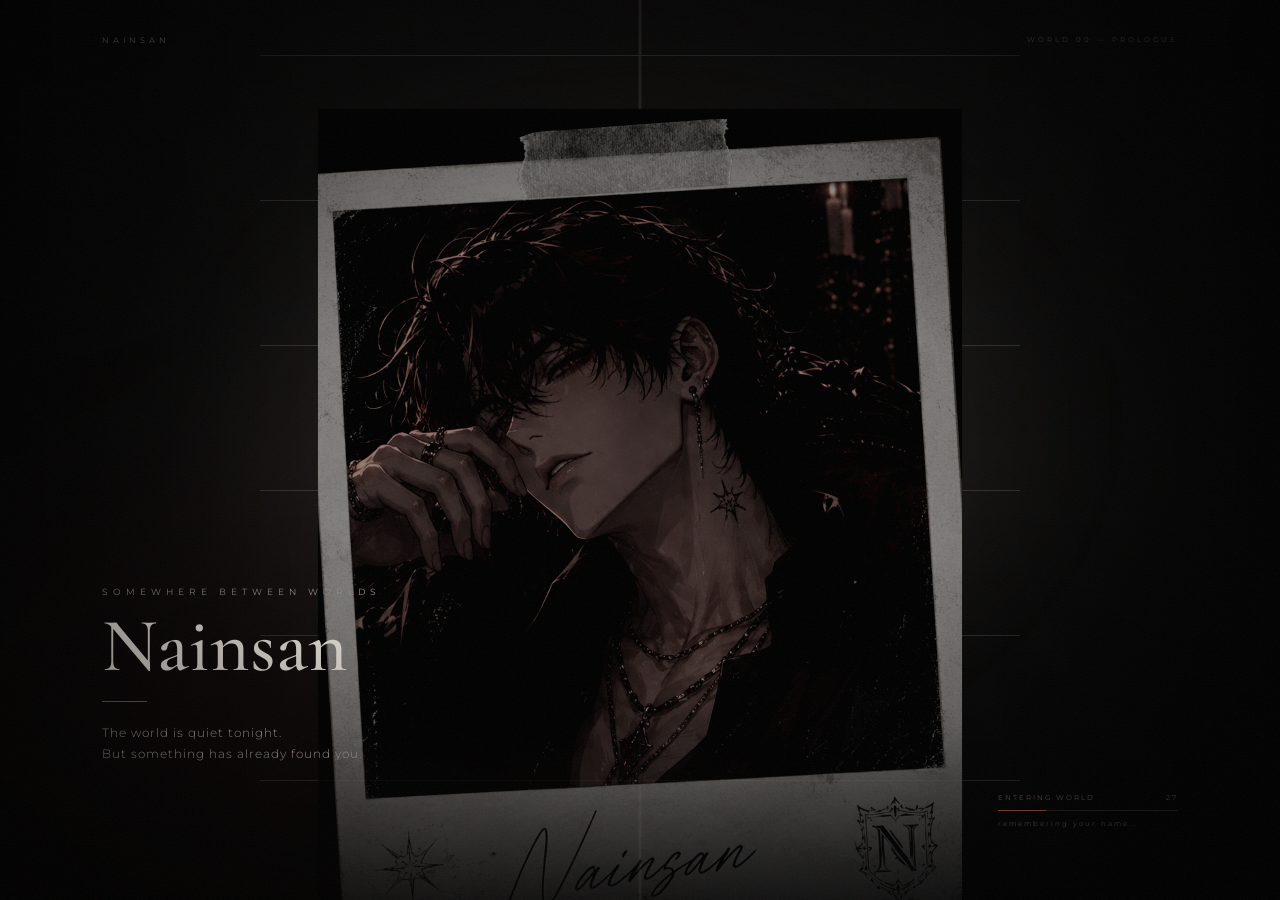
<file: index.html>
<!DOCTYPE html>
<html lang="id">

<head>
    <meta charset="UTF-8">

    <meta name="viewport" content="width=device-width, initial-scale=1.0">

    <title>Nainsan — World 00</title>

    <!-- Font -->
    <link rel="preconnect" href="https://fonts.googleapis.com">
    <link rel="preconnect" href="https://fonts.gstatic.com" crossorigin>

    <link
        href="https://fonts.googleapis.com/css2?family=Cormorant+Garamond:wght@400;500;600&family=Montserrat:wght@300;400;500&display=swap"
        rel="stylesheet"
    >

    <!-- CSS -->
    <link rel="stylesheet" href="css/style.css">
</head>

<body>

    <!-- =====================================
         LOADING / OPENING SCENE
    ====================================== -->

    <main class="scene" id="scene">

        <!-- Background -->
        <div class="room"></div>
        <div class="window"></div>
        <div class="haze"></div>

        <!-- Cahaya di belakang karakter -->
        <div class="character-light"></div>


        <!-- =================================
             CHARACTER
        ================================== -->

        <img
            src="nainvance.png"
            alt="Nainsan"
            class="character"
        >


        <!-- Partikel -->
        <div
            class="dust"
            id="dust">
        </div>


        <!-- =================================
             TOP INFORMATION
        ================================== -->

        <div class="brand">
            NAINSAN
        </div>

        <div class="chapter">
            WORLD 00 — PROLOGUE
        </div>


        <!-- =================================
             CHARACTER / STORY TEXT
        ================================== -->

        <section class="copy">

            <div class="eyebrow">
                SOMEWHERE BETWEEN WORLDS
            </div>

            <h1 class="title">
                Nainsan
            </h1>

            <div class="line"></div>

            <div class="dialogue">
                The world is quiet tonight.
                <br>
                But something has already found you.
            </div>

        </section>


        <!-- =================================
             LOADING
        ================================== -->

        <section class="loading">

            <div class="loading-top">

                <span>
                    ENTERING WORLD
                </span>

                <span id="pct">
                    00
                </span>

            </div>


            <div class="bar">

                <div
                    class="fill"
                    id="fill">
                </div>

            </div>


            <div
                class="loading-status"
                id="status">

                opening the door...

            </div>

        </section>


        <!-- Efek layar -->
        <div class="vignette"></div>
        <div class="grain"></div>


        <!-- =================================
             WELCOME SCREEN
        ================================== -->

        <section
            class="next"
            id="next">

            <div class="words">

                <h2>
                    Welcome to our world
                </h2>

                <p>
                    SELAMAT DATANG DI DUNIA LAINNYA
                </p>

            </div>

        </section>


        <!-- =================================
             SPONSOR SCREEN
        ================================== -->

        <section
            class="sponsor-screen"
            id="sponsorScreen">

            <div class="sponsor-content">

                <div class="sponsor-label">
                    SPONSORED BY
                </div>

                <div
                    class="sponsor-list"
                    id="sponsorList">
                </div>

            </div>

        </section>


        <!-- =================================
             MAIN MENU
        ================================== -->

        <section
            class="main-menu"
            id="mainMenu">

            <div class="menu-background"></div>

            <div class="menu-content">

                <div class="menu-small">
                    WELCOME TO
                </div>

                <h1>
                    NAINSAN
                </h1>

                <div class="menu-line"></div>

                <p>
                    ENTER MY WORLD
                </p>

                <nav class="menu-buttons">

                    <button data-page="world/world.html">
                        ENTER WORLD
                    </button>

                    <button data-page="https://sociabuzz.com/nainity/donate">
                        SUPPORT / DONATE
                    </button>

                    <button data-page="https://youtube.com/@jvstnine?si=hZwh7F5BYRu9DNJR">
                        YOUTUBE CHANNEL
                    </button>

                </nav>

            </div>

        </section>


        <!-- =================================
             LIGHTNING TRANSITION
        ================================== -->

        <div
            class="lightning"
            id="lightning">

            <div class="flash flash-1"></div>
            <div class="flash flash-2"></div>
            <div class="flash flash-3"></div>

        </div>


    </main>


    <!-- JavaScript -->
    <script src="js/script.js"></script>

</body>

    </html>
</file>
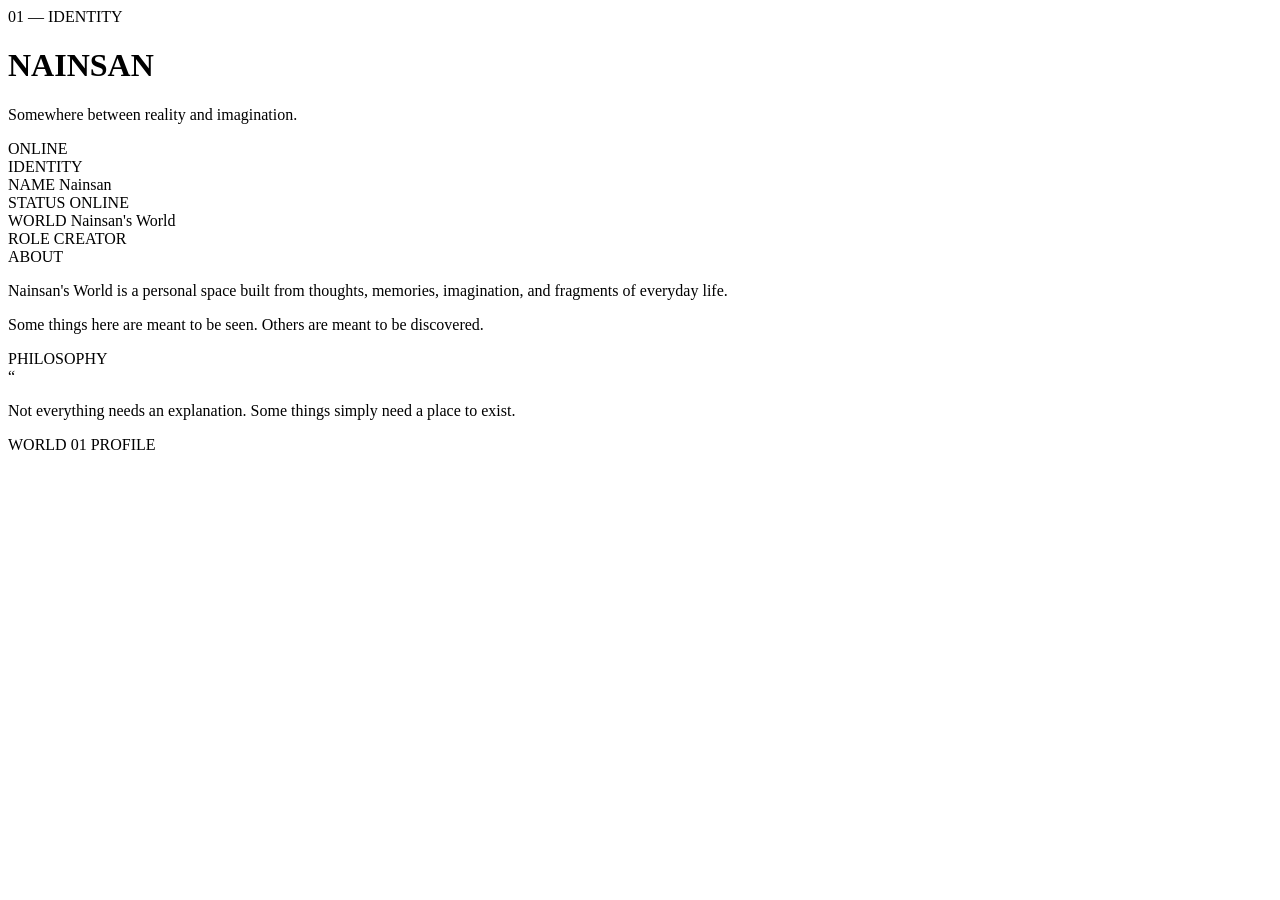
<file: assets/profile.html>
<!-- =========================================
     NAINSAN — PROFILE
     
     SECTION CONTENT ONLY
     
     File ini dimuat ke:
     #sectionBody
     
     Jangan tambahkan:
     <!DOCTYPE html>
     <html>
     <head>
     <body>
========================================= -->


<div class="profile-page">


    <!-- =====================================
         PROFILE HEADER
    ====================================== -->

    <header class="profile-header">


        <div class="profile-index">
            01 — IDENTITY
        </div>


        <div class="profile-title-wrap">

            <h1>
                NAINSAN
            </h1>

            <p>
                Somewhere between reality
                and imagination.
            </p>

        </div>


        <div class="profile-status">

            <span class="profile-status-dot"></span>

            <span>
                ONLINE
            </span>

        </div>

    </header>


    <!-- =====================================
         DIVIDER
    ====================================== -->

    <div class="profile-line"></div>


    <!-- =====================================
         IDENTITY
    ====================================== -->

    <section class="profile-section">


        <div class="profile-section-label">
            IDENTITY
        </div>


        <div class="profile-details">


            <div class="profile-row">

                <span class="profile-label">
                    NAME
                </span>

                <span class="profile-value">
                    Nainsan
                </span>

            </div>


            <div class="profile-row">

                <span class="profile-label">
                    STATUS
                </span>

                <span
                    class="profile-value profile-online"
                >
                    ONLINE
                </span>

            </div>


            <div class="profile-row">

                <span class="profile-label">
                    WORLD
                </span>

                <span class="profile-value">
                    Nainsan's World
                </span>

            </div>


            <div class="profile-row">

                <span class="profile-label">
                    ROLE
                </span>

                <span class="profile-value">
                    CREATOR
                </span>

            </div>


        </div>

    </section>


    <!-- =====================================
         ABOUT
    ====================================== -->

    <section class="profile-section profile-about">


        <div class="profile-section-label">
            ABOUT
        </div>


        <div class="profile-copy">

            <p>
                Nainsan's World is a personal
                space built from thoughts,
                memories, imagination, and
                fragments of everyday life.
            </p>


            <p>
                Some things here are meant
                to be seen. Others are meant
                to be discovered.
            </p>

        </div>

    </section>


    <!-- =====================================
         WORLD PHILOSOPHY
    ====================================== -->

    <section class="profile-section profile-philosophy">


        <div class="profile-section-label">
            PHILOSOPHY
        </div>


        <div class="profile-philosophy-content">

            <span class="profile-quote-mark">
                “
            </span>


            <p>
                Not everything needs
                an explanation.
                Some things simply
                need a place to exist.
            </p>

        </div>

    </section>


    <!-- =====================================
         FOOTER
    ====================================== -->

    <footer class="profile-footer">


        <span>
            WORLD 01
        </span>


        <span class="profile-footer-line"></span>


        <span>
            PROFILE
        </span>


    </footer>


</div>
</file>
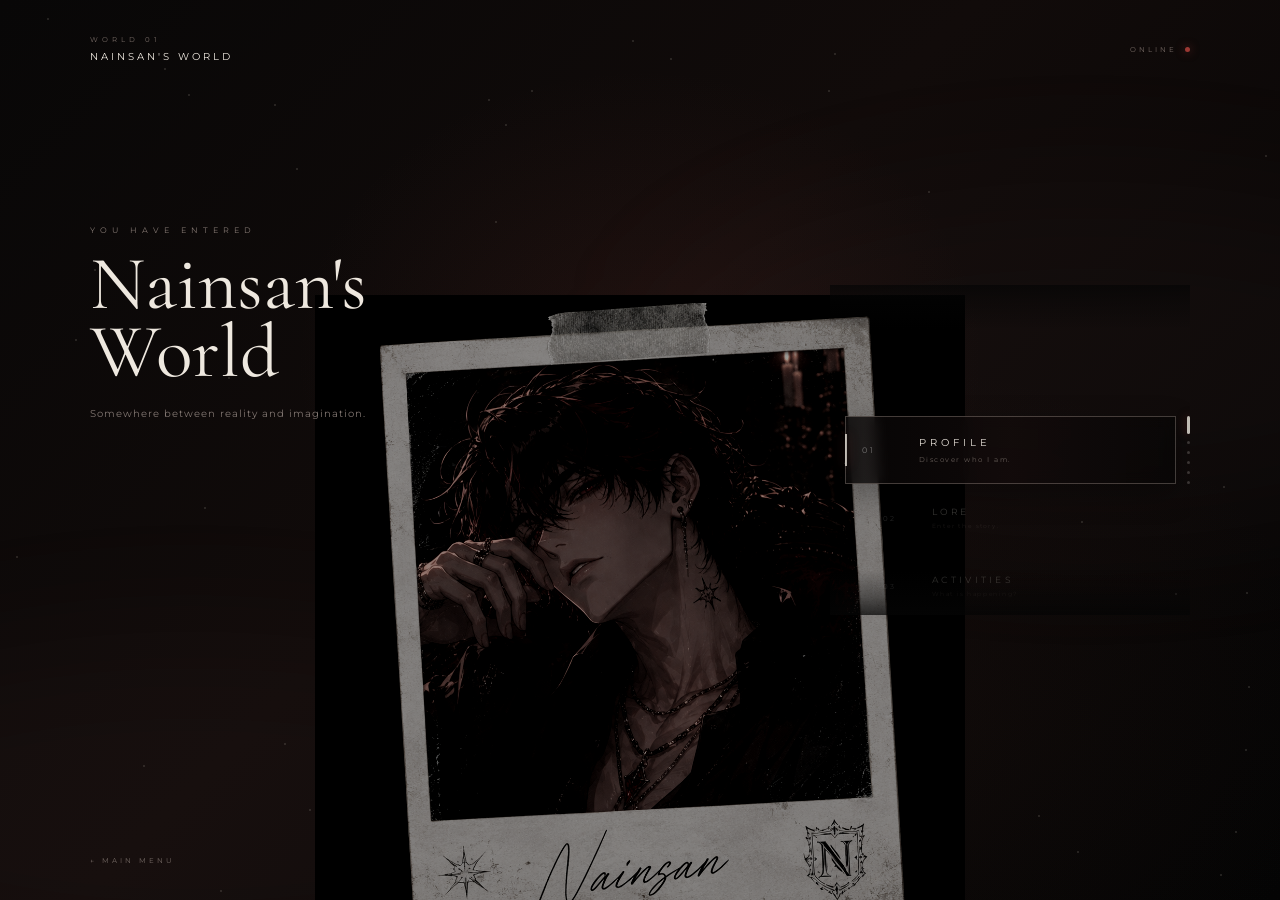
<file: world/world.html>
<!DOCTYPE html>
<html lang="id">

<head>

    <meta charset="UTF-8">

    <meta
        name="viewport"
        content="width=device-width, initial-scale=1.0"
    >

    <title>Nainsan — World</title>


    <!-- =========================================
         FONT
    ========================================== -->

    <link rel="preconnect" href="https://fonts.googleapis.com">

    <link
        rel="preconnect"
        href="https://fonts.gstatic.com"
        crossorigin
    >

    <link
        href="https://fonts.googleapis.com/css2?family=Cormorant+Garamond:wght@400;500;600&family=Montserrat:wght@300;400;500&display=swap"
        rel="stylesheet"
    >


    <!-- =========================================
         WORLD CORE CSS
    ========================================== -->

    <link
        rel="stylesheet"
        href="css/world.css"
    >

</head>


<body>


<!-- =========================================
     WORLD CORE
========================================= -->

<main
    class="world"
    id="world"
>


    <!-- =====================================
         BACKGROUND
    ====================================== -->

    <div class="background"></div>

    <div class="fog fog-one"></div>

    <div class="fog fog-two"></div>


    <!-- =====================================
         PARTICLES
    ====================================== -->

    <div
        class="particles"
        id="particles"
    ></div>


    <!-- =====================================
         TOP BAR
    ====================================== -->

    <header class="top-bar">

        <div class="world-name">

            <span>
                WORLD 01
            </span>

            <strong>
                NAINSAN'S WORLD
            </strong>

        </div>


        <div class="world-status">

            ONLINE

            <span class="status-dot"></span>

        </div>

    </header>


    <!-- =====================================
         CHARACTER
    ====================================== -->

    <section class="character-area">

        <img
            src="../nainvance.png"
            alt="Nainsan"
            class="character"
        >

        <div class="character-glow"></div>

    </section>


    <!-- =====================================
         INTRO
    ====================================== -->

    <section class="intro">

        <div class="intro-small">
            YOU HAVE ENTERED
        </div>

        <h1>
            Nainsan's World
        </h1>

        <p>
            Somewhere between reality and imagination.
        </p>

    </section>


    <!-- =====================================
         WORLD MENU
    ====================================== -->

    <nav class="world-menu">

        <div class="lock-window">

            <div
                class="lock-list"
                id="lockList"
            >

                <!-- MENU DIAMBIL DARI JS CONFIG -->

            </div>

        </div>


        <!-- =================================
             LOCK INDICATOR
        ================================== -->

        <div
            class="lock-indicator"
            id="lockIndicator"
        ></div>

    </nav>


    <!-- =====================================
         BACK TO MAIN MENU
    ====================================== -->

    <a
        href="../index.html"
        class="back-button"
    >
        ← MAIN MENU
    </a>


    <!-- =====================================
         SECTION OVERLAY
         
         ISI POPUP AKAN DIPANGGIL
         DARI /assets/
    ====================================== -->

    <div
        class="section-overlay"
        id="sectionOverlay"
    >

        <div
            class="section-popup"
            id="sectionPopup"
        >

            <button
                class="close-section"
                id="closeSection"
                aria-label="Close"
            >
                ×
            </button>


            <div
                class="section-loader"
                id="sectionLoader"
            >

                <span></span>

                <p>
                    LOADING
                </p>

            </div>


            <div
                class="section-body"
                id="sectionBody"
            ></div>

        </div>

    </div>


</main>


<!-- =========================================
     WORLD CORE JAVASCRIPT
========================================= -->

<script
    src="js/world.js"
></script>


</body>

</html>
</file>
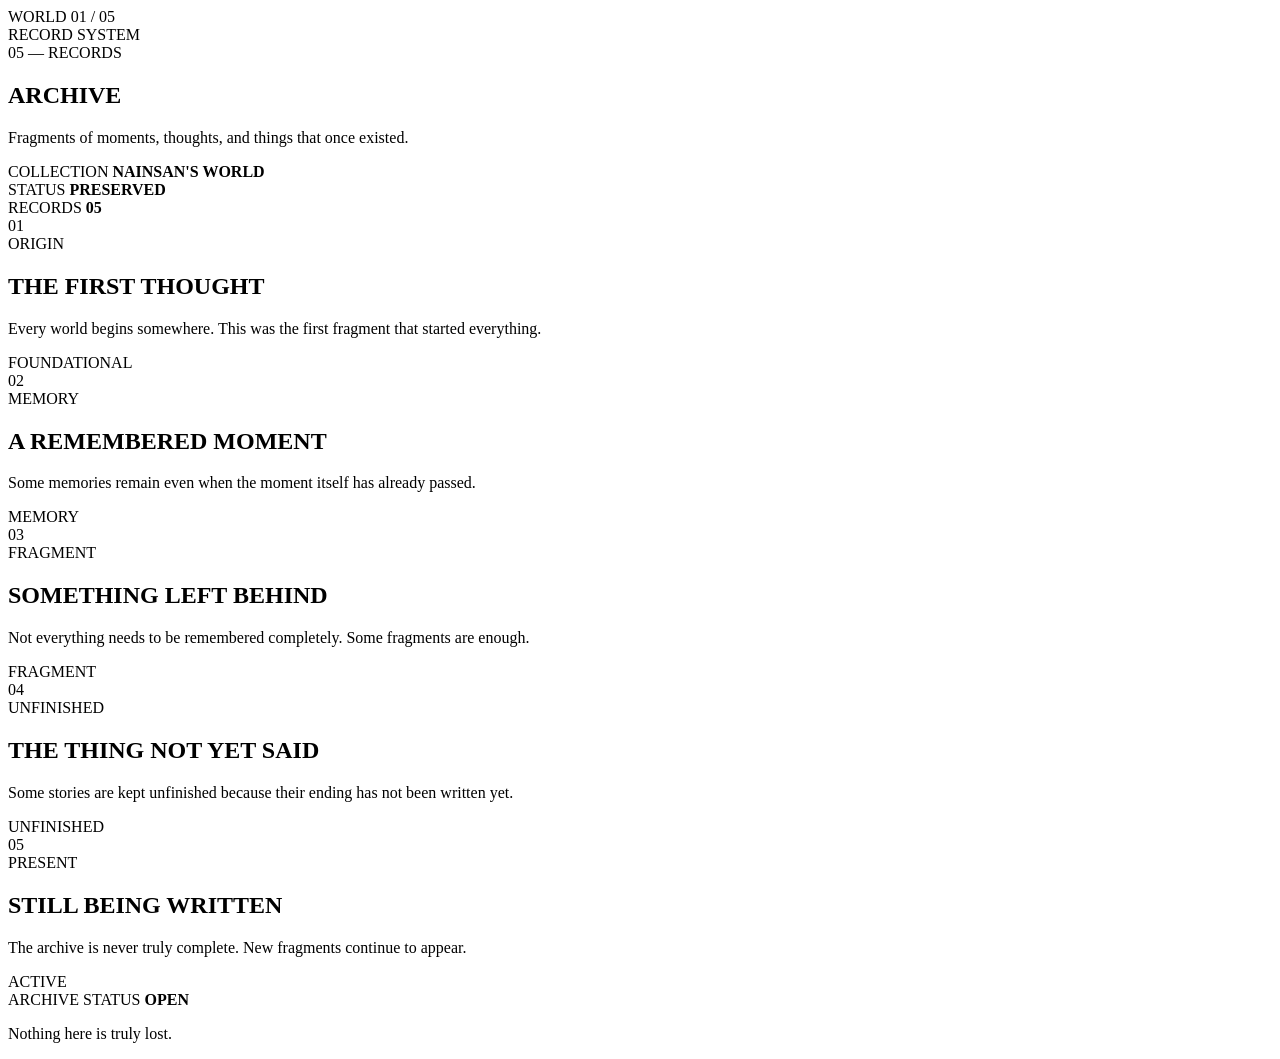
<file: assets/archive/archive.html>
<!DOCTYPE html>
<html lang="id">

<head>

    <meta charset="UTF-8">

    <meta
        name="viewport"
        content="width=device-width, initial-scale=1.0"
    >

    <title>Nainsan — Archive</title>

</head>


<body>


<!-- =========================================
     ARCHIVE PAGE
========================================= -->

<main class="archive-page">


    <!-- =====================================
         HEADER
    ====================================== -->

    <header
        class="archive-header"
        data-reveal
    >

        <div class="archive-index">

            <span>
                WORLD 01
            </span>

            <span>
                / 05
            </span>

        </div>


        <div class="archive-status">

            RECORD SYSTEM

            <i></i>

        </div>

    </header>


    <!-- =====================================
         INTRO
    ====================================== -->

    <section
        class="archive-intro"
        data-reveal
    >

        <span class="archive-label">
            05 — RECORDS
        </span>


        <h1>
            ARCHIVE
        </h1>


        <p>
            Fragments of moments,
            thoughts, and things
            that once existed.
        </p>

    </section>


    <!-- =====================================
         ARCHIVE META
    ====================================== -->

    <section
        class="archive-meta"
        data-reveal
    >

        <div>

            <span>
                COLLECTION
            </span>

            <strong>
                NAINSAN'S WORLD
            </strong>

        </div>


        <div>

            <span>
                STATUS
            </span>

            <strong class="active">
                PRESERVED
            </strong>

        </div>


        <div>

            <span>
                RECORDS
            </span>

            <strong>
                05
            </strong>

        </div>

    </section>


    <!-- =====================================
         ARCHIVE TIMELINE
    ====================================== -->

    <section
        class="archive-list"
        data-reveal
    >


        <!-- =================================
             RECORD 01
        ================================== -->

        <article
            class="archive-item"
            data-reveal
        >

            <div class="archive-marker">

                <span>
                    01
                </span>

            </div>


            <div class="archive-content">

                <div class="archive-date">
                    ORIGIN
                </div>


                <h2>
                    THE FIRST THOUGHT
                </h2>


                <p>
                    Every world begins somewhere.
                    This was the first fragment
                    that started everything.
                </p>


                <div class="archive-tag">
                    FOUNDATIONAL
                </div>

            </div>

        </article>


        <!-- =================================
             RECORD 02
        ================================== -->

        <article
            class="archive-item"
            data-reveal
        >

            <div class="archive-marker">

                <span>
                    02
                </span>

            </div>


            <div class="archive-content">

                <div class="archive-date">
                    MEMORY
                </div>


                <h2>
                    A REMEMBERED MOMENT
                </h2>


                <p>
                    Some memories remain even
                    when the moment itself
                    has already passed.
                </p>


                <div class="archive-tag">
                    MEMORY
                </div>

            </div>

        </article>


        <!-- =================================
             RECORD 03
        ================================== -->

        <article
            class="archive-item"
            data-reveal
        >

            <div class="archive-marker">

                <span>
                    03
                </span>

            </div>


            <div class="archive-content">

                <div class="archive-date">
                    FRAGMENT
                </div>


                <h2>
                    SOMETHING LEFT BEHIND
                </h2>


                <p>
                    Not everything needs to be
                    remembered completely.
                    Some fragments are enough.
                </p>


                <div class="archive-tag">
                    FRAGMENT
                </div>

            </div>

        </article>


        <!-- =================================
             RECORD 04
        ================================== -->

        <article
            class="archive-item"
            data-reveal
        >

            <div class="archive-marker">

                <span>
                    04
                </span>

            </div>


            <div class="archive-content">

                <div class="archive-date">
                    UNFINISHED
                </div>


                <h2>
                    THE THING NOT YET SAID
                </h2>


                <p>
                    Some stories are kept unfinished
                    because their ending has not
                    been written yet.
                </p>


                <div class="archive-tag">
                    UNFINISHED
                </div>

            </div>

        </article>


        <!-- =================================
             RECORD 05
        ================================== -->

        <article
            class="archive-item"
            data-reveal
        >

            <div class="archive-marker">

                <span>
                    05
                </span>

            </div>


            <div class="archive-content">

                <div class="archive-date">
                    PRESENT
                </div>


                <h2>
                    STILL BEING WRITTEN
                </h2>


                <p>
                    The archive is never truly
                    complete. New fragments
                    continue to appear.
                </p>


                <div class="archive-tag">
                    ACTIVE
                </div>

            </div>

        </article>


    </section>


    <!-- =====================================
         ARCHIVE FOOTER
    ====================================== -->

    <footer
        class="archive-footer"
        data-reveal
    >

        <div>

            <span>
                ARCHIVE STATUS
            </span>

            <strong>
                OPEN
            </strong>

        </div>


        <p>
            Nothing here is truly lost.
        </p>

    </footer>


</main>


</body>

</html>
</file>
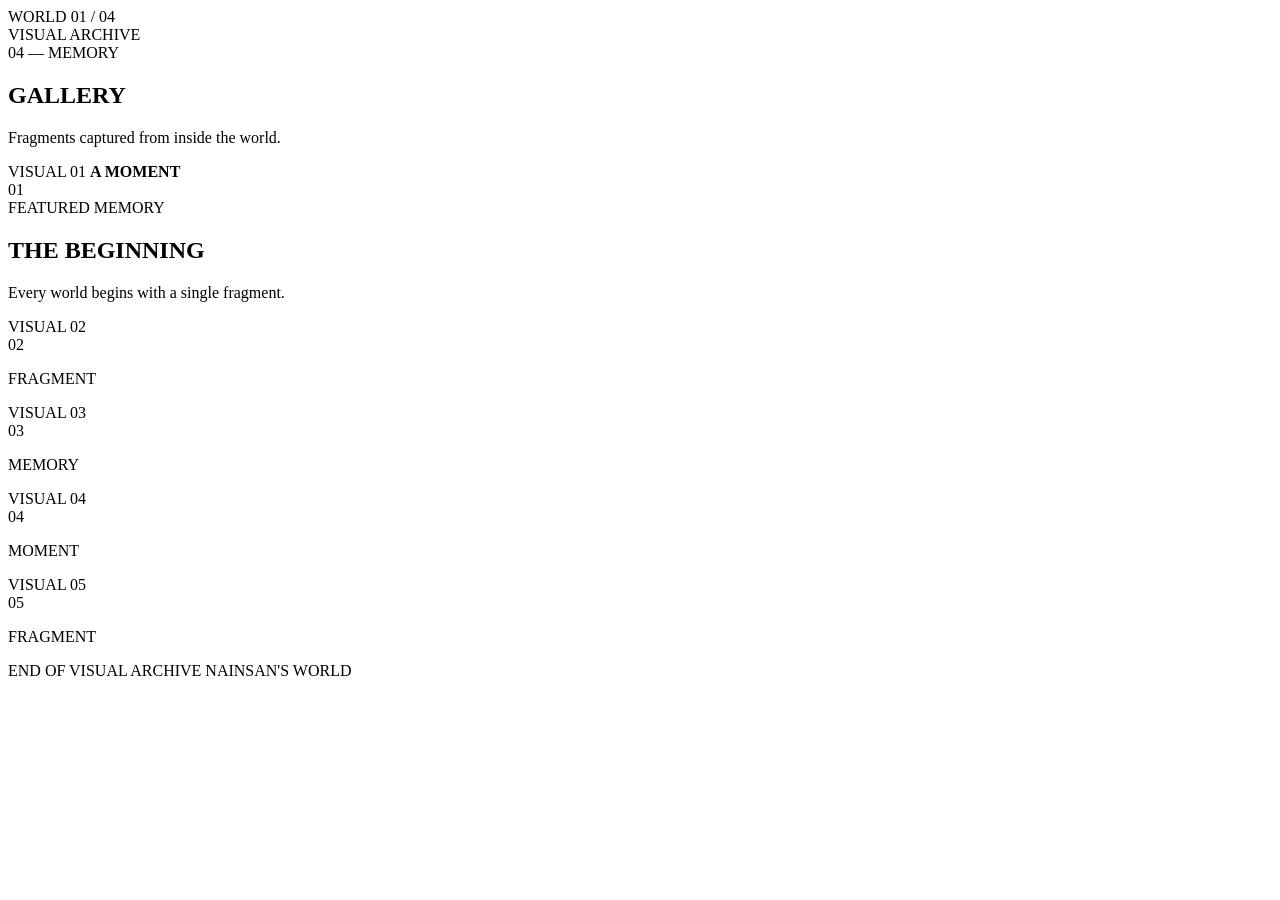
<file: assets/gallery/gallery.html>
<!DOCTYPE html>
<html lang="id">

<head>

    <meta charset="UTF-8">

    <meta
        name="viewport"
        content="width=device-width, initial-scale=1.0"
    >

    <title>Nainsan — Gallery</title>

</head>


<body>


<!-- =========================================
     GALLERY PAGE
========================================= -->

<main class="gallery-page">


    <!-- =====================================
         HEADER
    ====================================== -->

    <header
        class="gallery-header"
        data-reveal
    >

        <div class="gallery-index">

            <span>
                WORLD 01
            </span>

            <span>
                / 04
            </span>

        </div>


        <div class="gallery-status">

            VISUAL ARCHIVE

            <i></i>

        </div>

    </header>


    <!-- =====================================
         INTRO
    ====================================== -->

    <section
        class="gallery-intro"
        data-reveal
    >

        <span class="gallery-label">
            04 — MEMORY
        </span>


        <h1>
            GALLERY
        </h1>


        <p>
            Fragments captured from
            inside the world.
        </p>

    </section>


    <!-- =====================================
         FEATURE
    ====================================== -->

    <section
        class="gallery-feature"
        data-reveal
    >

        <div class="gallery-frame">

            <!--
                GANTI SRC NANTI DENGAN
                GAMBAR GALLERY LU.
            -->

            <div class="gallery-placeholder">

                <span>
                    VISUAL 01
                </span>

                <strong>
                    A MOMENT
                </strong>

            </div>


            <div class="gallery-frame-overlay"></div>


            <div class="gallery-frame-number">
                01
            </div>

        </div>


        <div class="gallery-feature-info">

            <div>

                <span>
                    FEATURED MEMORY
                </span>

                <h2>
                    THE BEGINNING
                </h2>

            </div>


            <p>
                Every world begins with
                a single fragment.
            </p>

        </div>

    </section>


    <!-- =====================================
         VISUAL GRID
    ====================================== -->

    <section
        class="gallery-grid"
        data-reveal
    >


        <!-- =================================
             ITEM 02
        ================================== -->

        <article
            class="gallery-item"
            data-reveal
        >

            <div class="gallery-image">

                <div class="gallery-placeholder">

                    <span>
                        VISUAL 02
                    </span>

                </div>

            </div>


            <div class="gallery-item-info">

                <span>
                    02
                </span>

                <p>
                    FRAGMENT
                </p>

            </div>

        </article>


        <!-- =================================
             ITEM 03
        ================================== -->

        <article
            class="gallery-item"
            data-reveal
        >

            <div class="gallery-image">

                <div class="gallery-placeholder">

                    <span>
                        VISUAL 03
                    </span>

                </div>

            </div>


            <div class="gallery-item-info">

                <span>
                    03
                </span>

                <p>
                    MEMORY
                </p>

            </div>

        </article>


        <!-- =================================
             ITEM 04
        ================================== -->

        <article
            class="gallery-item"
            data-reveal
        >

            <div class="gallery-image">

                <div class="gallery-placeholder">

                    <span>
                        VISUAL 04
                    </span>

                </div>

            </div>


            <div class="gallery-item-info">

                <span>
                    04
                </span>

                <p>
                    MOMENT
                </p>

            </div>

        </article>


        <!-- =================================
             ITEM 05
        ================================== -->

        <article
            class="gallery-item"
            data-reveal
        >

            <div class="gallery-image">

                <div class="gallery-placeholder">

                    <span>
                        VISUAL 05
                    </span>

                </div>

            </div>


            <div class="gallery-item-info">

                <span>
                    05
                </span>

                <p>
                    FRAGMENT
                </p>

            </div>

        </article>


    </section>


    <!-- =====================================
         FOOTER
    ====================================== -->

    <footer
        class="gallery-footer"
        data-reveal
    >

        <span>
            END OF VISUAL ARCHIVE
        </span>


        <span>
            NAINSAN'S WORLD
        </span>

    </footer>


</main>


</body>

</html>
</file>
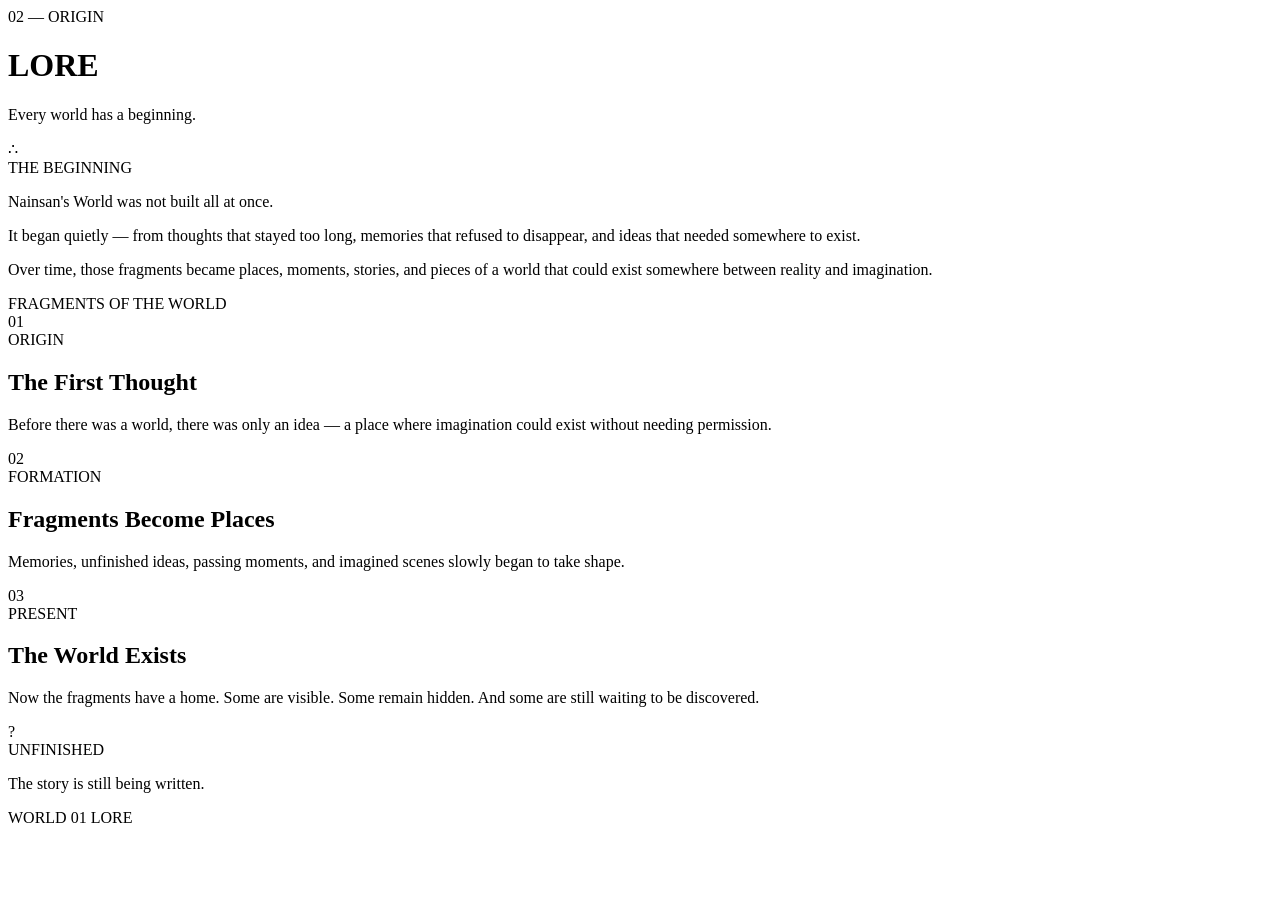
<file: assets/lore/lore.html>
<!-- =========================================
     NAINSAN — LORE

     SECTION CONTENT ONLY

     File ini dimuat oleh:
     world.js → #sectionBody

     Jangan tambahkan:
     <!DOCTYPE html>
     <html>
     <head>
     <body>
========================================= -->


<div class="lore-page">


    <!-- =====================================
         HEADER
    ====================================== -->

    <header class="lore-header">


        <div class="lore-index">
            02 — ORIGIN
        </div>


        <div class="lore-title">

            <h1>
                LORE
            </h1>

            <p>
                Every world has a beginning.
            </p>

        </div>


        <div class="lore-symbol">
            ∴
        </div>


    </header>


    <!-- =====================================
         INTRO
    ====================================== -->

    <section class="lore-intro">


        <div class="lore-section-label">
            THE BEGINNING
        </div>


        <p class="lore-lead">
            Nainsan's World was not built
            all at once.
        </p>


        <p>
            It began quietly — from thoughts
            that stayed too long, memories
            that refused to disappear, and
            ideas that needed somewhere to
            exist.
        </p>


        <p>
            Over time, those fragments became
            places, moments, stories, and
            pieces of a world that could exist
            somewhere between reality and
            imagination.
        </p>


    </section>


    <!-- =====================================
         DIVIDER
    ====================================== -->

    <div class="lore-line"></div>


    <!-- =====================================
         TIMELINE
    ====================================== -->

    <section class="lore-history">


        <div class="lore-section-label">
            FRAGMENTS OF THE WORLD
        </div>


        <div class="lore-timeline">


            <!-- =================================
                 ERA 01
            ================================== -->

            <article class="lore-event">


                <div class="lore-event-marker">

                    <span>
                        01
                    </span>

                </div>


                <div class="lore-event-content">

                    <span class="lore-event-tag">
                        ORIGIN
                    </span>

                    <h2>
                        The First Thought
                    </h2>

                    <p>
                        Before there was a world,
                        there was only an idea —
                        a place where imagination
                        could exist without needing
                        permission.
                    </p>

                </div>


            </article>


            <!-- =================================
                 ERA 02
            ================================== -->

            <article class="lore-event">


                <div class="lore-event-marker">

                    <span>
                        02
                    </span>

                </div>


                <div class="lore-event-content">

                    <span class="lore-event-tag">
                        FORMATION
                    </span>

                    <h2>
                        Fragments Become Places
                    </h2>

                    <p>
                        Memories, unfinished ideas,
                        passing moments, and imagined
                        scenes slowly began to take
                        shape.
                    </p>

                </div>


            </article>


            <!-- =================================
                 ERA 03
            ================================== -->

            <article class="lore-event">


                <div class="lore-event-marker">

                    <span>
                        03
                    </span>

                </div>


                <div class="lore-event-content">

                    <span class="lore-event-tag">
                        PRESENT
                    </span>

                    <h2>
                        The World Exists
                    </h2>

                    <p>
                        Now the fragments have a home.
                        Some are visible. Some remain
                        hidden. And some are still
                        waiting to be discovered.
                    </p>

                </div>


            </article>


        </div>


    </section>


    <!-- =====================================
         UNKNOWN NOTE
    ====================================== -->

    <section class="lore-note">


        <span class="lore-note-mark">
            ?
        </span>


        <div>

            <span class="lore-note-label">
                UNFINISHED
            </span>


            <p>
                The story is still being written.
            </p>

        </div>


    </section>


    <!-- =====================================
         FOOTER
    ====================================== -->

    <footer class="lore-footer">


        <span>
            WORLD 01
        </span>


        <span class="lore-footer-line"></span>


        <span>
            LORE
        </span>


    </footer>


</div>
</file>
<file: css/style.css>
/* =========================================
   GLOBAL
========================================= */

:root {

    /* Warna utama website */
    --background: #050505;

    --text: #eee8df;

    --muted: #a9a19a;

    --red: #9b3833;
}


/* Reset */

* {
    box-sizing: border-box;
}


html,
body {

    width: 100%;
    height: 100%;

    margin: 0;

    overflow: hidden;

    background: var(--background);

    color: var(--text);
}


/* Font */

body {

    font-family: "Montserrat", sans-serif;
}


/* =========================================
   MAIN SCENE
========================================= */

.scene {

    position: relative;

    width: 100%;
    height: 100%;

    overflow: hidden;

    background:

        radial-gradient(
            ellipse at 50% 38%,
            #26211e 0%,
            #11100f 32%,
            #070707 68%,
            #030303 100%
        );
}


/* =========================================
   BACKGROUND
========================================= */

.room {

    position: absolute;

    inset: 0;

    background:

        linear-gradient(
            90deg,
            rgba(0,0,0,.75),
            transparent 25%,
            transparent 75%,
            rgba(0,0,0,.75)
        ),

        linear-gradient(
            0deg,
            rgba(0,0,0,.72),
            transparent 45%,
            rgba(0,0,0,.3)
        );
}


/* Background window */

.window {

    position: absolute;

    left: 50%;
    top: -10%;

    transform: translateX(-50%);

    width: min(760px, 80vw);
    height: 120%;

    opacity: .18;

    background:

        linear-gradient(
            90deg,
            transparent 49.7%,
            #cfc6bc 50%,
            transparent 50.3%
        ),

        linear-gradient(
            #cfc6bc 1px,
            transparent 1px
        );

    background-size:
        100% 100%,
        100% 145px;
}


/* Kabut / cahaya */

.haze {

    position: absolute;

    inset: -20%;

    background:

        radial-gradient(
            ellipse at 50% 48%,
            rgba(185,154,134,.09),
            transparent 38%
        ),

        radial-gradient(
            ellipse at 30% 70%,
            rgba(129,47,40,.07),
            transparent 30%
        );

    filter: blur(30px);

    animation: hazeMove 7s ease-in-out infinite;
}


/* =========================================
   CHARACTER
========================================= */

.character {

    position: absolute;

    z-index: 4;

    left: 50%;

    bottom: -5%;

    width: min(620px, 74vw);

    height: min(820px, 96vh);

    object-fit: cover;

    object-position: center top;

    transform: translateX(-50%) scale(1.04);

    filter:
        brightness(.62)
        contrast(1.08)
        saturate(.72);

    opacity: 0;


    /* Animasi pertama */
    animation:

        characterReveal
        2.4s
        cubic-bezier(.18,.78,.18,1)
        1.3s
        forwards,

        characterBreathing
        5s
        ease-in-out
        3.7s
        infinite;


    /*
       Membuat bagian bawah karakter
       menghilang secara perlahan.
    */

    -webkit-mask-image:
        linear-gradient(
            to bottom,
            black 0%,
            black 72%,
            transparent 100%
        );

    mask-image:
        linear-gradient(
            to bottom,
            black 0%,
            black 72%,
            transparent 100%
        );
}


/* Cahaya belakang karakter */

.character-light {

    position: absolute;

    z-index: 3;

    left: 50%;

    bottom: 8%;

    width: min(580px, 70vw);

    height: min(650px, 75vh);

    transform: translateX(-50%);

    background:

        radial-gradient(
            ellipse,
            rgba(172,74,61,.18),
            transparent 65%
        );

    filter: blur(35px);

    opacity: 0;

    animation:

        lightAppear
        2.2s
        1.7s
        forwards,

        lightPulse
        6s
        4s
        infinite;
}


/* =========================================
   PARTICLES
========================================= */

.dust {

    position: absolute;

    inset: 0;

    z-index: 5;

    overflow: hidden;
}


.dot {

    position: absolute;

    width: 2px;
    height: 2px;

    border-radius: 50%;

    background: #d8c8bd;

    opacity: 0;

    animation:
        particleRise
        var(--duration)
        linear
        infinite;

    animation-delay: var(--delay);
}


/* =========================================
   TEXT
========================================= */

.copy {

    position: absolute;

    z-index: 8;

    left: 8vw;

    bottom: 15vh;

    width: min(440px, 72vw);

    opacity: 0;

    animation:
        textAppear
        1.5s
        ease
        2.8s
        forwards;
}


/* Text kecil */

.eyebrow {

    font-size: 9px;

    letter-spacing: 5px;

    color: #9d8d85;

    margin-bottom: 15px;
}


/* Nama */

.title {

    margin: 0;

    font-family:
        "Cormorant Garamond",
        serif;

    font-size:
        clamp(42px, 7vw, 76px);

    line-height: .9;

    font-weight: 500;
}


/* Garis */

.line {

    width: 45px;

    height: 1px;

    background: #b34b42;

    margin: 20px 0;
}


/* Dialog */

.dialogue {

    color: #c5bbb4;

    font-size: 12px;

    font-weight: 300;

    line-height: 1.8;

    letter-spacing: 1px;
}


/* =========================================
   LOADING
========================================= */

.loading {

    position: absolute;

    z-index: 9;

    right: 8vw;

    bottom: 8vh;

    width: 180px;

    opacity: 0;

    animation:
        textAppear
        1.2s
        ease
        3s
        forwards;
}


/* Bar information */

.loading-top {

    display: flex;

    justify-content: space-between;

    color: #786c67;

    font-size: 7px;

    letter-spacing: 2px;

    margin-bottom: 8px;
}


/* Loading bar */

.bar {

    height: 1px;

    background: #332b28;
}


/* Isi loading bar */

.fill {

    height: 100%;

    width: 0%;

    background: #c15a4f;

    transition: width .1s;
}


/* Status */

.loading-status {

    margin-top: 8px;

    color: #6e625e;

    font-size: 7px;

    letter-spacing: 2px;
}


/* =========================================
   SPONSOR - LOADING SCREEN
========================================= */

.sponsor-credit {

    margin-top: 18px;

    text-align: left;

    opacity: 0;

    animation:
        sponsorAppear
        1s
        ease
        4s
        forwards;
}


/* Tulisan SPONSORED BY */

.sponsor-label {

    color: #635b57;

    font-size: 6px;

    letter-spacing: 3px;

    margin-bottom: 6px;
}


/* Nama sponsor */

.sponsor-name {

    color: #9c918b;

    font-size: 8px;

    letter-spacing: 2px;

    text-transform: uppercase;
}


/* =========================================
   TOP TEXT
========================================= */

.brand {

    position: absolute;

    z-index: 10;

    top: 35px;

    left: 8vw;

    color: #9c918b;

    font-size: 8px;

    letter-spacing: 4px;

    opacity: 0;

    animation:
        fadeIn
        1s
        2.4s
        forwards;
}


.chapter {

    position: absolute;

    z-index: 10;

    top: 35px;

    right: 8vw;

    color: #635b57;

    font-size: 7px;

    letter-spacing: 3px;

    opacity: 0;

    animation:
        fadeIn
        1s
        2.6s
        forwards;
}


/* =========================================
   VIGNETTE
========================================= */

.vignette {

    position: absolute;

    inset: 0;

    z-index: 20;

    pointer-events: none;

    background:

        radial-gradient(
            ellipse at center,
            transparent 35%,
            rgba(0,0,0,.78) 100%
        );
}


/* =========================================
   GRAIN
========================================= */

.grain {

    position: absolute;

    inset: -30%;

    z-index: 21;

    pointer-events: none;

    opacity: .045;

    background-image:
        url(
            "data:image/svg+xml,%3Csvg xmlns='http://www.w3.org/2000/svg' width='160' height='160'%3E%3Cfilter id='n'%3E%3CfeTurbulence type='fractalNoise' baseFrequency='.75' numOctaves='3'/%3E%3C/filter%3E%3Crect width='100%25' height='100%25' filter='url(%23n)'/%3E%3C/svg%3E"
        );

    animation:
        grainMove
        .2s
        steps(2)
        infinite;
}


/* =========================================
   WELCOME SCREEN
========================================= */

.next {

    position: absolute;

    inset: 0;

    z-index: 40;

    display: grid;

    place-items: center;

    background: #050505;

    opacity: 0;

    pointer-events: none;
}


.next.show {

    animation:
        welcomeAppear
        1.6s
        ease
        forwards;
}


.words {

    text-align: center;
}


.words h2 {

    margin: 0;

    font-family:
        "Cormorant Garamond",
        serif;

    font-size:
        clamp(36px, 6vw, 68px);

    font-weight: 400;

    letter-spacing: 2px;
}


.words p {

    margin-top: 15px;

    color: #8e827c;

    font-size: 9px;

    letter-spacing: 4px;
}


/* =========================================
   ANIMATIONS
========================================= */


/* Karakter muncul */

@keyframes characterReveal {

    0% {

        opacity: 0;

        transform:
            translateX(-50%)
            scale(1.12);

        filter:
            brightness(.1)
            contrast(1.3)
            saturate(.2);
    }

    45% {
        opacity: 1;
    }

    100% {

        opacity: 1;

        transform:
            translateX(-50%)
            scale(1.04);

        filter:
            brightness(.62)
            contrast(1.08)
            saturate(.72);
    }
}


/* Gerakan karakter */

@keyframes characterBreathing {

    0%,
    100% {

        transform:
            translateX(-50%)
            scale(1.04);
    }

    50% {

        transform:
            translateX(-50%)
            translateY(-7px)
            scale(1.045);
    }
}


/* Cahaya */

@keyframes lightAppear {

    to {
        opacity: 1;
    }
}


@keyframes lightPulse {

    50% {
        opacity: .62;
    }
}


/* Kabut */

@keyframes hazeMove {

    50% {

        transform:
            translateX(2%)
            scale(1.04);

        opacity: .8;
    }
}


/* Text */

@keyframes textAppear {

    from {

        opacity: 0;

        transform:
            translateY(14px);
    }

    to {

        opacity: 1;

        transform:
            translateY(0);
    }
}


/* Partikel */

@keyframes particleRise {

    0% {

        transform:
            translateY(20vh);

        opacity: 0;
    }

    15% {
        opacity: .35;
    }

    80% {
        opacity: .15;
    }

    100% {

        transform:
            translateY(-110vh)
            translateX(var(--x));

        opacity: 0;
    }
}


/* Grain */

@keyframes grainMove {

    0% {
        transform: translate(0,0);
    }

    25% {
        transform: translate(2%,-1%);
    }

    50% {
        transform: translate(-1%,2%);
    }

    75% {
        transform: translate(1%,1%);
    }

    100% {
        transform: translate(-2%,-2%);
    }
}


/* Fade */

@keyframes fadeIn {

    to {
        opacity: 1;
    }
}


/* Welcome */

@keyframes welcomeAppear {

    from {
        opacity: 0;
    }

    to {
        opacity: 1;
    }
}


/* Sponsor */

@keyframes sponsorAppear {

    from {

        opacity: 0;

        transform:
            translateY(5px);

    }

    to {

        opacity: .9;

        transform:
            translateY(0);

    }

}


/* =========================================
   MOBILE
========================================= */

@media(max-width:700px) {

    .character {

        width: 100vw;

        height: 78vh;

        bottom: 4%;
    }


    .copy {

        left: 7vw;

        bottom: 12vh;

        text-shadow:
            0 2px 12px #000;
    }


    .loading {

        right: 7vw;

        bottom: 5vh;
    }


    .brand,
    .chapter {

        top: 22px;
    }


    .sponsor-credit {

        margin-top: 15px;

    }

    .sponsor-label {

        font-size: 5px;

        letter-spacing: 2.5px;

    }

    .sponsor-name {

        font-size: 7px;

        letter-spacing: 1.5px;

    }
}


/* =========================================
   MAIN MENU
========================================= */

.main-menu {

    position: fixed;

    inset: 0;

    z-index: 50;

    display: flex;

    align-items: center;

    justify-content: center;

    background: #050505;

    opacity: 0;

    visibility: hidden;

    transform: scale(1.04);

}


/*
   Background main menu
*/

.menu-background {

    position: absolute;

    inset: 0;

    background:

        radial-gradient(
            ellipse at center,
            rgba(120,40,35,.16),
            transparent 50%
        ),

        linear-gradient(
            135deg,
            #080707,
            #120b0a,
            #050505
        );
}


/*
   Isi menu
*/

.menu-content {

    position: relative;

    z-index: 2;

    text-align: center;

    transform: translateY(20px);

    opacity: 0;
}


/*
   Tulisan kecil
*/

.menu-small {

    font-size: 9px;

    letter-spacing: 7px;

    color: #8e817c;

    margin-bottom: 18px;
}


/*
   Nama utama
*/

.menu-content h1 {

    margin: 0;

    font-family:
        "Cormorant Garamond",
        serif;

    font-size:
        clamp(60px, 10vw, 120px);

    font-weight: 500;

    letter-spacing: 8px;

    color: #eee8df;
}


/*
   Garis
*/

.menu-line {

    width: 50px;

    height: 1px;

    margin: 25px auto;

    background: #a94840;
}


/*
   Subtitle
*/

.menu-content p {

    margin: 0 0 40px;

    font-size: 9px;

    letter-spacing: 5px;

    color: #82736d;
}


/* =========================================
   BUTTON
========================================= */

.menu-buttons {

    display: flex;

    flex-direction: column;

    align-items: center;

    gap: 13px;
}


.menu-buttons button {

    position: relative;

    width: 230px;

    padding: 13px 20px;

    border: 1px solid rgba(180,120,110,.2);

    background: rgba(255,255,255,.015);

    color: #b9aaa4;

    font-family: "Montserrat", sans-serif;

    font-size: 8px;

    letter-spacing: 4px;

    cursor: pointer;

    transition:
        .3s ease;
}


/*
   Garis kecil di kiri
*/

.menu-buttons button::before {

    content: "";

    position: absolute;

    left: 0;

    top: 0;

    width: 0;

    height: 100%;

    background: #9b3833;

    transition: .3s ease;
}


/*
   Hover
*/

.menu-buttons button:hover {

    color: #fff;

    border-color:
        rgba(180,80,70,.7);

    background:
        rgba(150,50,45,.08);

    transform:
        translateX(5px);
}


.menu-buttons button:hover::before {

    width: 3px;
}


/* =========================================
   MAIN MENU ACTIVE
========================================= */

.main-menu.show {

    visibility: visible;

    animation:
        menuAppear
        1.4s
        cubic-bezier(.2,.8,.2,1)
        forwards;
}


.main-menu.show .menu-content {

    animation:
        menuContentAppear
        1.2s
        .35s
        ease
        forwards;
}


/* =========================================
   LIGHTNING
========================================= */

.lightning {

    position: fixed;

    inset: 0;

    z-index: 100;

    pointer-events: none;

    visibility: hidden;

    opacity: 0;
}


/*
   Flash utama
*/

.flash {

    position: absolute;

    inset: 0;

    background: #fff;

    opacity: 0;
}


/*
   Lightning active
*/

.lightning.active {

    visibility: visible;

    animation:
        lightningFlash
        1.15s
        ease
        forwards;
}


/*
   Flash pertama
*/

.lightning.active .flash-1 {

    animation:
        flashOne
        .75s
        ease
        forwards;
}


/*
   Flash kedua
*/

.lightning.active .flash-2 {

    animation:
        flashTwo
        .75s
        .12s
        ease
        forwards;
}


/*
   Flash ketiga
*/

.lightning.active .flash-3 {

    animation:
        flashThree
        .8s
        .27s
        ease
        forwards;
}


/* =========================================
   ANIMATION
========================================= */

@keyframes lightningFlash {

    0% {
        opacity: 0;
    }

    30% {
        opacity: 1;
    }

    55% {
        opacity: .2;
    }

    70% {
        opacity: .9;
    }

    100% {
        opacity: 0;
    }
}


@keyframes flashOne {

    0% {
        opacity: 0;
    }

    35% {
        opacity: .95;
    }

    45% {
        opacity: 0;
    }

    100% {
        opacity: 0;
    }
}


@keyframes flashTwo {

    0% {
        opacity: 0;
    }

    20% {
        opacity: .7;
    }

    30% {
        opacity: 0;
    }

    100% {
        opacity: 0;
    }
}


@keyframes flashThree {

    0% {
        opacity: 0;
    }

    15% {
        opacity: .9;
    }

    25% {
        opacity: 0;
    }

    100% {
        opacity: 0;
    }
}


@keyframes menuAppear {

    0% {

        opacity: 0;

        transform:
            scale(1.08);
    }

    100% {

        opacity: 1;

        transform:
            scale(1);
    }
}


@keyframes menuContentAppear {

    from {

        opacity: 0;

        transform:
            translateY(25px);
    }

    to {

        opacity: 1;

        transform:
            translateY(0);
    }
}

.sponsor-credit {
    display: block !important;

    margin-top: 18px;

    opacity: 1 !important;

    visibility: visible !important;

    position: relative;

    z-index: 30;
}

.sponsor-label {
    color: #635b57;

    font-size: 6px;

    letter-spacing: 3px;

    margin-bottom: 6px;
}

.sponsor-name {
    color: #9c918b;

    font-size: 8px;

    letter-spacing: 2px;

    text-transform: uppercase;
}

@media (max-width: 700px) {

    .sponsor-credit {
        margin-top: 15px;
    }

    .sponsor-label {
        font-size: 5px;
    }

    .sponsor-name {
        font-size: 7px;
    }

}

/* =========================================
   SPONSOR SCREEN
========================================= */

.sponsor-screen {

    position: fixed;

    inset: 0;

    z-index: 45;

    display: flex;

    align-items: center;

    justify-content: center;

    background: #050505;

    opacity: 0;

    visibility: hidden;

    pointer-events: none;
}


/* Sponsor screen aktif */

.sponsor-screen.show {

    visibility: visible;

    animation:
        sponsorScreenAppear
        1.3s
        ease
        forwards;
}


/* Isi sponsor */

.sponsor-content {

    text-align: center;

    width: min(600px, 85vw);

    transform: translateY(20px);

    opacity: 0;
}


/* Animasi isi */

.sponsor-screen.show .sponsor-content {

    animation:
        sponsorContentAppear
        1s
        .25s
        ease
        forwards;
}


/* Tulisan SPONSORED BY */

.sponsor-label {

    font-size: 8px;

    letter-spacing: 6px;

    color: #81746e;

    margin-bottom: 30px;
}


/* Tempat daftar sponsor */

.sponsor-list {

    display: flex;

    flex-direction: column;

    align-items: center;

    gap: 18px;
}


/* Nama sponsor */

.sponsor-item {

    font-family:
        "Cormorant Garamond",
        serif;

    font-size:
        clamp(25px, 5vw, 42px);

    font-weight: 400;

    letter-spacing: 3px;

    color: #eee8df;

    opacity: 0;

    transform: translateY(15px);
}


/* Sponsor yang sedang tampil */

.sponsor-item.active {

    animation:
        sponsorItemAppear
        1s
        ease
        forwards;
}


/* Sponsor screen keluar */

.sponsor-screen.hide {

    animation:
        sponsorScreenHide
        1s
        ease
        forwards;
}


/* =========================================
   SPONSOR ANIMATION
========================================= */

@keyframes sponsorScreenAppear {

    from {

        opacity: 0;

    }

    to {

        opacity: 1;

    }

}


@keyframes sponsorContentAppear {

    from {

        opacity: 0;

        transform:
            translateY(20px);

    }

    to {

        opacity: 1;

        transform:
            translateY(0);

    }

}


@keyframes sponsorItemAppear {

    from {

        opacity: 0;

        transform:
            translateY(15px);

    }

    to {

        opacity: 1;

        transform:
            translateY(0);

    }

}


@keyframes sponsorScreenHide {

    from {

        opacity: 1;

    }

    to {

        opacity: 0;

    }

}


/* =========================================
   MOBILE
========================================= */

@media (max-width: 700px) {

    .sponsor-label {

        font-size: 7px;

        letter-spacing: 4px;

        margin-bottom: 25px;

    }


    .sponsor-list {

        gap: 14px;

    }


    .sponsor-item {

        letter-spacing: 2px;

    }

}
.sponsor-image {
    width: min(260px, 65vw);
    max-height: 100px;

    object-fit: contain;

    display: block;

    margin: 0 auto 12px;
}

.sponsor-item-name {
    font-size: 8px;
    letter-spacing: 3px;

    color: #a9a19a;

    text-transform: uppercase;
}
</file>
<file: world/css/world.css>
/* =========================================
   NAINSAN — WORLD.CSS

   STRUKTUR:

   01. CORE
   02. BACKGROUND
   03. PARTICLES
   04. TOP BAR
   05. CHARACTER
   06. INTRO
   07. WORLD MENU
   08. LOCK
   09. OVERLAY
   10. RESPONSIVE

   BAGIAN PALING BAWAH:
   CUSTOM / CONFIG

   Kalau mau mengubah konsep,
   tambahkan di bagian bawah.
========================================= */


/* =========================================
   01. GLOBAL CORE
========================================= */

:root {

    --background: #050505;

    --text: #eee8df;

    --muted: #8d817b;

    --red: #9b3833;

    --gold: #e6c56f;

    --line:
        rgba(220, 200, 190, .15);

}


* {

    box-sizing: border-box;

    margin: 0;

    padding: 0;

}


html,
body {

    width: 100%;

    min-height: 100%;

    background:
        var(--background);

    color:
        var(--text);

    font-family:
        "Montserrat",
        sans-serif;

}


body {

    overflow-x: hidden;

}


/* =========================================
   02. WORLD
========================================= */

.world {

    position: relative;

    min-height: 100vh;

    overflow: hidden;

    background:
        #050505;

}


/* =========================================
   BACKGROUND
========================================= */

.background {

    position: absolute;

    inset: 0;

    z-index: 0;

    background:

        radial-gradient(
            ellipse at 50% 40%,
            rgba(120, 55, 48, .15),
            transparent 38%
        ),

        radial-gradient(
            ellipse at 70% 80%,
            rgba(90, 50, 40, .09),
            transparent 35%
        ),

        linear-gradient(
            135deg,
            #080707,
            #110b0a 45%,
            #040404
        );

}


/* =========================================
   FOG
========================================= */

.fog {

    position: absolute;

    z-index: 1;

    width: 70vw;

    height: 40vh;

    border-radius: 50%;

    background:
        rgba(180, 150, 140, .035);

    filter:
        blur(70px);

    pointer-events: none;

}


.fog-one {

    left: -20%;

    bottom: -10%;

    animation:
        fogMoveOne
        12s
        ease-in-out
        infinite;

}


.fog-two {

    right: -20%;

    top: 20%;

    animation:
        fogMoveTwo
        15s
        ease-in-out
        infinite;

}


/* =========================================
   03. PARTICLES
========================================= */

.particles {

    position: absolute;

    inset: 0;

    z-index: 2;

    pointer-events: none;

}


.particle {

    position: absolute;

    width: 2px;

    height: 2px;

    border-radius: 50%;

    background:
        #cfc1b9;

    opacity: .2;

    animation:
        particleFloat
        var(--duration)
        linear
        infinite;

    animation-delay:
        var(--delay);

}


/* =========================================
   04. TOP BAR
========================================= */

.top-bar {

    position: absolute;

    top: 35px;

    left: 7vw;

    right: 7vw;

    z-index: 10;

    display: flex;

    justify-content:
        space-between;

    align-items:
        center;

}


.world-name {

    display: flex;

    flex-direction: column;

    gap: 6px;

}


.world-name span {

    font-size: 7px;

    letter-spacing: 4px;

    color:
        #766a65;

}


.world-name strong {

    font-size: 10px;

    letter-spacing: 3px;

    font-weight: 400;

}


.world-status {

    display: flex;

    align-items: center;

    gap: 8px;

    font-size: 7px;

    letter-spacing: 3px;

    color:
        #766a65;

}


.status-dot {

    width: 5px;

    height: 5px;

    border-radius: 50%;

    background:
        var(--red);

    box-shadow:
        0 0 10px
        rgba(155, 56, 51, .7);

    animation:
        statusPulse
        2s
        infinite;

}


/* =========================================
   05. CHARACTER
========================================= */

.character-area {

    position: absolute;

    z-index: 4;

    left: 50%;

    bottom: -5%;

    transform:
        translateX(-50%);

    width:
        min(650px, 75vw);

    height: 85vh;

    display: flex;

    justify-content: center;

    align-items: flex-end;

}


.character {

    position: relative;

    z-index: 2;

    width: 100%;

    height: 100%;

    object-fit: contain;

    object-position:
        center bottom;

    filter:
        brightness(.62)
        contrast(1.08)
        saturate(.75);

    opacity: 0;

    animation:

        characterAppear
        1.5s
        .3s
        ease
        forwards,

        characterIdle
        6s
        1.8s
        ease-in-out
        infinite;

}


.character-glow {

    position: absolute;

    z-index: 1;

    bottom: 5%;

    left: 50%;

    transform:
        translateX(-50%);

    width: 80%;

    height: 70%;

    background:

        radial-gradient(
            ellipse,
            rgba(155, 56, 51, .2),
            transparent 65%
        );

    filter:
        blur(40px);

    animation:
        glowPulse
        5s
        ease-in-out
        infinite;

}


/* =========================================
   06. INTRO
========================================= */

.intro {

    position: absolute;

    z-index: 8;

    left: 7vw;

    top: 25vh;

    width: 350px;

    animation:
        introAppear
        1.2s
        .5s
        ease
        both;

}


.intro-small {

    font-size: 8px;

    letter-spacing: 5px;

    color:
        #847872;

    margin-bottom: 15px;

}


.intro h1 {

    font-family:
        "Cormorant Garamond",
        serif;

    font-size:
        clamp(48px, 6vw, 76px);

    font-weight: 400;

    line-height: .9;

}


.intro p {

    margin-top: 18px;

    font-size: 10px;

    line-height: 1.8;

    color:
        #817671;

    letter-spacing: 1px;

}


/* =========================================
   07. WORLD MENU
========================================= */

.world-menu {

    position: absolute;

    z-index: 12;

    right:
        clamp(30px, 7vw, 100px);

    top: 50%;

    transform:
        translateY(-50%);

    width:
        min(360px, 38vw);

    height:
        min(330px, 52vh);

    overflow: hidden;

}


/* =========================================
   LOCK WINDOW
========================================= */

.lock-window {

    position: relative;

    width: 100%;

    height: 100%;

    overflow: hidden;

    touch-action:
        pan-y;

}


/* =========================================
   LOCK LIST
========================================= */

.lock-list {

    position: absolute;

    top: 0;

    left: 0;

    width: 100%;

    display: flex;

    flex-direction: column;

    align-items: center;

    transition:
        transform .38s
        cubic-bezier(
            .22,
            .8,
            .22,
            1
        );

}


/* =========================================
   LOCK ITEM
========================================= */

.lock-item {

    position: relative;

    width: 92%;

    height: 68px;

    flex-shrink: 0;

    display: flex;

    align-items: center;

    gap: 22px;

    padding: 10px 16px;

    border:
        1px solid transparent;

    background:
        transparent;

    color:
        var(--text);

    text-align: left;

    font-family:
        "Montserrat",
        sans-serif;

    cursor: pointer;

    opacity: .18;

    transform:
        scale(.86);

    transition:

        opacity .3s ease,
        transform .3s ease,
        background .3s ease,
        border-color .3s ease;

    -webkit-tap-highlight-color:
        transparent;

}


/* =========================================
   ACTIVE ITEM
========================================= */

.lock-item.active {

    opacity: 1;

    transform:
        scale(1);

    border-color:
        rgba(220, 200, 190, .28);

    background:

    linear-gradient(
        90deg,
        rgba(8, 6, 6, .82),
        rgba(18, 11, 11, .76),
        rgba(8, 6, 6, .82)
    );

backdrop-filter:
    blur(7px);

-webkit-backdrop-filter:
    blur(7px);

box-shadow:
    0 10px 30px
    rgba(0, 0, 0, .30);

}


/* =========================================
   ACTIVE LINE
========================================= */

.lock-item.active::before {

    content: "";

    position: absolute;

    left: -1px;

    top: 50%;

    width: 2px;

    height: 32px;

    transform:
        translateY(-50%);

    background:
        rgba(238, 232, 223, .75);

    box-shadow:
        0 0 12px
        rgba(155, 56, 51, .45);

}


/* =========================================
   NUMBER
========================================= */

.lock-item .number {

    width: 35px;

    flex-shrink: 0;

    color:
        rgba(255,255,255,.38);

    font-size: 8px;

    letter-spacing: 3px;

}


/* =========================================
   INFO
========================================= */

.menu-info {

    display: flex;

    flex-direction: column;

    gap: 6px;

}


/* =========================================
   NAME
========================================= */

.lock-item .menu-name {

    display: block;

    font-size: 10px;

    font-weight: 400;

    letter-spacing: 4px;

    color:
        rgba(238,232,223,.95);

}


/* =========================================
   DESCRIPTION
========================================= */

.lock-item .menu-description {

    display: block;

    font-size: 7px;

    letter-spacing: 1.5px;

    color:
        rgba(141,129,123,.70);

}


/* =========================================
   INACTIVE
========================================= */

.lock-item:not(.active)
.menu-name {

    color:
        rgba(238,232,223,.45);

}


.lock-item:not(.active)
.menu-description {

    color:
        rgba(141,129,123,.35);

}


/* =========================================
   SECRET
========================================= */

.lock-item.secret {

    opacity: .12;

}


/* =========================================
   UNKNOWN GOLD ACTIVE
========================================= */

.lock-item.secret.active {

    opacity: 1;

    border-color:
        rgba(210,170,80,.35);

    background:

        linear-gradient(
            90deg,
            transparent,
            rgba(180,140,45,.14),
            transparent
        );

}


.lock-item.secret.active .menu-name {

    color:
        var(--gold);

    text-shadow:
        0 0 12px
        rgba(210,170,80,.35);

}


.lock-item.secret.active .menu-description {

    color:
        rgba(220,190,120,.72);

}


.lock-item.secret.active .number {

    color:
        rgba(220,190,120,.75);

}


.lock-item.secret.active::before {

    background:
        var(--gold);

    box-shadow:
        0 0 12px
        rgba(210,170,80,.55);

}


/* =========================================
   TOP / BOTTOM FADE
========================================= */

.lock-window::before,
.lock-window::after {

    content: "";

    position: absolute;

    left: 0;

    width: 100%;

    height: 65px;

    z-index: 10;

    pointer-events: none;

}


/* TOP */

.lock-window::before {

    top: 0;

    background:

        linear-gradient(
            to bottom,
            #050505 0%,
            rgba(5,5,5,.75) 35%,
            transparent 100%
        );

}


/* BOTTOM */

.lock-window::after {

    bottom: 0;

    background:

        linear-gradient(
            to top,
            #050505 0%,
            rgba(5,5,5,.75) 35%,
            transparent 100%
        );

}


/* =========================================
   08. INDICATOR
========================================= */

.lock-indicator {

    position: absolute;

    z-index: 15;

    right: 0;

    top: 50%;

    transform:
        translateY(-50%);

    display: flex;

    flex-direction: column;

    align-items: center;

    gap: 7px;

    pointer-events: none;

}


.lock-indicator span {

    width: 3px;

    height: 3px;

    border-radius: 50%;

    background:
        rgba(238,232,223,.2);

}


.lock-indicator span.current {

    width: 3px;

    height: 18px;

    border-radius: 2px;

    background:
        rgba(238,232,223,.8);

    box-shadow:
        0 0 10px
        rgba(155,56,51,.5);

}


/* =========================================
   BACK BUTTON
========================================= */

.back-button {

    position: absolute;

    z-index: 15;

    left: 7vw;

    bottom: 35px;

    color:
        #756a65;

    font-size: 7px;

    letter-spacing: 3px;

    text-decoration: none;

    transition: .3s ease;

}


.back-button:hover {

    color:
        #eee8df;

    transform:
        translateX(4px);

}


/* =========================================
   09. SECTION OVERLAY
========================================= */

.section-overlay {

    position: fixed;

    inset: 0;

    z-index: 100;

    display: flex;

    align-items: center;

    justify-content: center;

    padding: 20px;

    background:
        rgba(3,3,3,.94);

    opacity: 0;

    visibility: hidden;

    transform:
        scale(1.03);

    transition:
        .5s ease;

    overflow-y: auto;

}


.section-overlay.show {

    opacity: 1;

    visibility: visible;

    transform:
        scale(1);

}


/* =========================================
   SECTION POPUP
========================================= */

.section-popup {

    position: relative;

    width:
        min(600px, 92vw);

    max-height:
        88vh;

    overflow-y: auto;

    background:

        linear-gradient(
            135deg,
            rgba(14,10,10,.98),
            rgba(7,7,7,.99)
        );

    border:
        1px solid
        rgba(220,200,190,.18);

    box-shadow:
        0 25px 80px
        rgba(0,0,0,.7);

}


/* =========================================
   CLOSE BUTTON
========================================= */

.close-section {

    position: absolute;

    top: 15px;

    right: 17px;

    z-index: 50;

    width: 34px;

    height: 34px;

    display: flex;

    align-items: center;

    justify-content: center;

    padding: 0;

    border: none;

    background: transparent;

    color:
        rgba(238,232,223,.65);

    font-size: 27px;

    font-weight: 200;

    line-height: 1;

    cursor: pointer;

    transition: .3s ease;

}


.close-section:hover {

    color:
        white;

    transform:
        rotate(90deg);

}


/* =========================================
   LOADER
========================================= */

.section-loader {

    min-height: 200px;

    display: flex;

    flex-direction: column;

    align-items: center;

    justify-content: center;

    gap: 15px;

}


.section-loader span {

    width: 18px;

    height: 18px;

    border:
        1px solid
        rgba(238,232,223,.2);

    border-top-color:
        var(--red);

    border-radius: 50%;

    animation:
        loaderSpin
        .8s
        linear
        infinite;

}


.section-loader p {

    font-size: 6px;

    letter-spacing: 4px;

    color:
        #756a65;

}


/* =========================================
   SECTION BODY
========================================= */

.section-body {

    width: 100%;

}


/* =========================================
   10. ANIMATIONS
========================================= */

@keyframes characterAppear {

    from {

        opacity: 0;

        transform:
            translateY(40px)
            scale(1.04);

    }

    to {

        opacity: 1;

        transform:
            translateY(0)
            scale(1);

    }

}


@keyframes characterIdle {

    0%,
    100% {

        transform:
            translateY(0);

    }

    50% {

        transform:
            translateY(-8px);

    }

}


@keyframes glowPulse {

    0%,
    100% {

        opacity: .6;

        transform:
            translateX(-50%)
            scale(1);

    }

    50% {

        opacity: 1;

        transform:
            translateX(-50%)
            scale(1.08);

    }

}


@keyframes introAppear {

    from {

        opacity: 0;

        transform:
            translateY(20px);

    }

    to {

        opacity: 1;

        transform:
            translateY(0);

    }

}


@keyframes fogMoveOne {

    50% {

        transform:
            translateX(8%)
            scale(1.1);

    }

}


@keyframes fogMoveTwo {

    50% {

        transform:
            translateX(-8%)
            scale(1.1);

    }

}


@keyframes particleFloat {

    0% {

        transform:
            translateY(20vh);

        opacity: 0;

    }

    15% {

        opacity: .25;

    }

    80% {

        opacity: .1;

    }

    100% {

        transform:
            translateY(-100vh)
            translateX(var(--x));

        opacity: 0;

    }

}


@keyframes statusPulse {

    50% {

        opacity: .3;

        box-shadow:
            0 0 3px
            rgba(155,56,51,.3);

    }

}


@keyframes loaderSpin {

    to {

        transform:
            rotate(360deg);

    }

}


/* =========================================
   MOBILE CORE
========================================= */

@media (max-width: 800px) {


    .top-bar {

        top: 22px;

        left: 6vw;

        right: 6vw;

    }


    .world-name span {

        font-size: 6px;

        letter-spacing: 3px;

    }


    .world-name strong {

        font-size: 9px;

        letter-spacing: 2.5px;

    }


    .world-status {

        font-size: 6px;

        letter-spacing: 2px;

    }


    .intro {

        top: 14vh;

        left: 6vw;

        width: 280px;

    }


    .intro-small {

        font-size: 7px;

        letter-spacing: 4px;

        margin-bottom: 12px;

    }


    .intro h1 {

        font-size: 48px;

        line-height: .9;

    }


    .intro p {

        margin-top: 15px;

        font-size: 9px;

        line-height: 1.7;

    }


    .character-area {

        width: 110vw;

        height: 70vh;

        bottom: 5%;

    }


    .world-menu {

        left: 50%;

        right: auto;

        top: auto;

        bottom: 25vh;

        transform:
            translateX(-50%);

        width:
            min(88vw, 380px);

        height: 270px;

    }


    .lock-item {

        width: 92%;

        height: 58px;

        gap: 16px;

        padding: 8px 12px;

    }


    .lock-item .number {

        width: 28px;

        font-size: 7px;

        letter-spacing: 2px;

    }


    .lock-item .menu-name {

        font-size: 9px;

        letter-spacing: 3px;

    }


    .lock-item .menu-description {

        font-size: 6px;

        letter-spacing: 1px;

    }


    .menu-info {

        gap: 5px;

    }


    .lock-item.active::before {

        width: 2px;

        height: 28px;

    }


    .lock-window::before,
    .lock-window::after {

        height: 55px;

    }


    .lock-indicator {

        right: 2px;

        gap: 6px;

    }


    .lock-indicator span.current {

        height: 16px;

    }


    .back-button {

        left: 6vw;

        bottom: 25px;

        font-size: 6px;

        letter-spacing: 2.5px;

    }


    .section-overlay {

        padding: 14px;

        align-items: center;

    }


    .section-popup {

        width: 100%;

        max-width: 430px;

        max-height: 84vh;

    }


    .close-section {

        top: 10px;

        right: 10px;

    }

}


/* =========================================
   VERY SMALL PHONE
========================================= */

@media (max-width: 380px) {

    .section-overlay {

        padding: 10px;

    }


    .section-popup {

        max-height: 86vh;

    }

}


/* =================================================
   =================================================
   CUSTOM / CONFIG AREA
   =================================================

   MULAI DARI SINI.

   CORE DI ATAS TIDAK PERLU DIGANTI.

   Kalau nanti ada perubahan konsep:
   tambahkan CSS baru DI BAWAH sini.

   =================================================
================================================= */


/*
   Contoh:

   .lock-item[data-section="lore"].active {
       ...
   }

*/


/* =========================================
   CUSTOM PROFILE
========================================= */

/*
   CSS Profile nantinya berada di:

   assets/profile/profile.css

*/


/* =========================================
   CUSTOM LORE
========================================= */

/*
   CSS Lore nantinya berada di:

   assets/lore/lore.css

*/


/* =========================================
   CUSTOM UNKNOWN
========================================= */

/*
   CSS Unknown nantinya berada di:

   assets/unknown/unknown.css

*/
/* =========================================
   CUSTOM — MENU VISIBILITY
   Menampilkan sedikit menu sebelum & sesudah
   ========================================= */

.lock-item:not(.active) {

    opacity: .38;

}


/* Menu yang dekat dengan active
   dibuat sedikit lebih terlihat */

.lock-item:not(.active) .menu-name {

    color:
        rgba(238, 232, 223, .58);

}


.lock-item:not(.active) .menu-description {

    color:
        rgba(141, 129, 123, .45);

}


/* Kurangi kekuatan fade */

.lock-window::before {

    height: 45px;

    background:

        linear-gradient(
            to bottom,
            rgba(5,5,5,.72) 0%,
            rgba(5,5,5,.38) 40%,
            transparent 100%
        );

}


.lock-window::after {

    height: 45px;

    background:

        linear-gradient(
            to top,
            rgba(5,5,5,.72) 0%,
            rgba(5,5,5,.38) 40%,
            transparent 100%
        );

}


/* MOBILE */

@media (max-width: 800px) {

    .lock-item:not(.active) {

        opacity: .50;

    }

    .lock-window::before,
    .lock-window::after {

        height: 42px;

    }

}


/* VERY SMALL PHONE */

@media (max-width: 380px) {

    .lock-item:not(.active) {

        opacity: .34;

    }

    .lock-window::before,
    .lock-window::after {

        height: 38px;

    }

}
</file>
